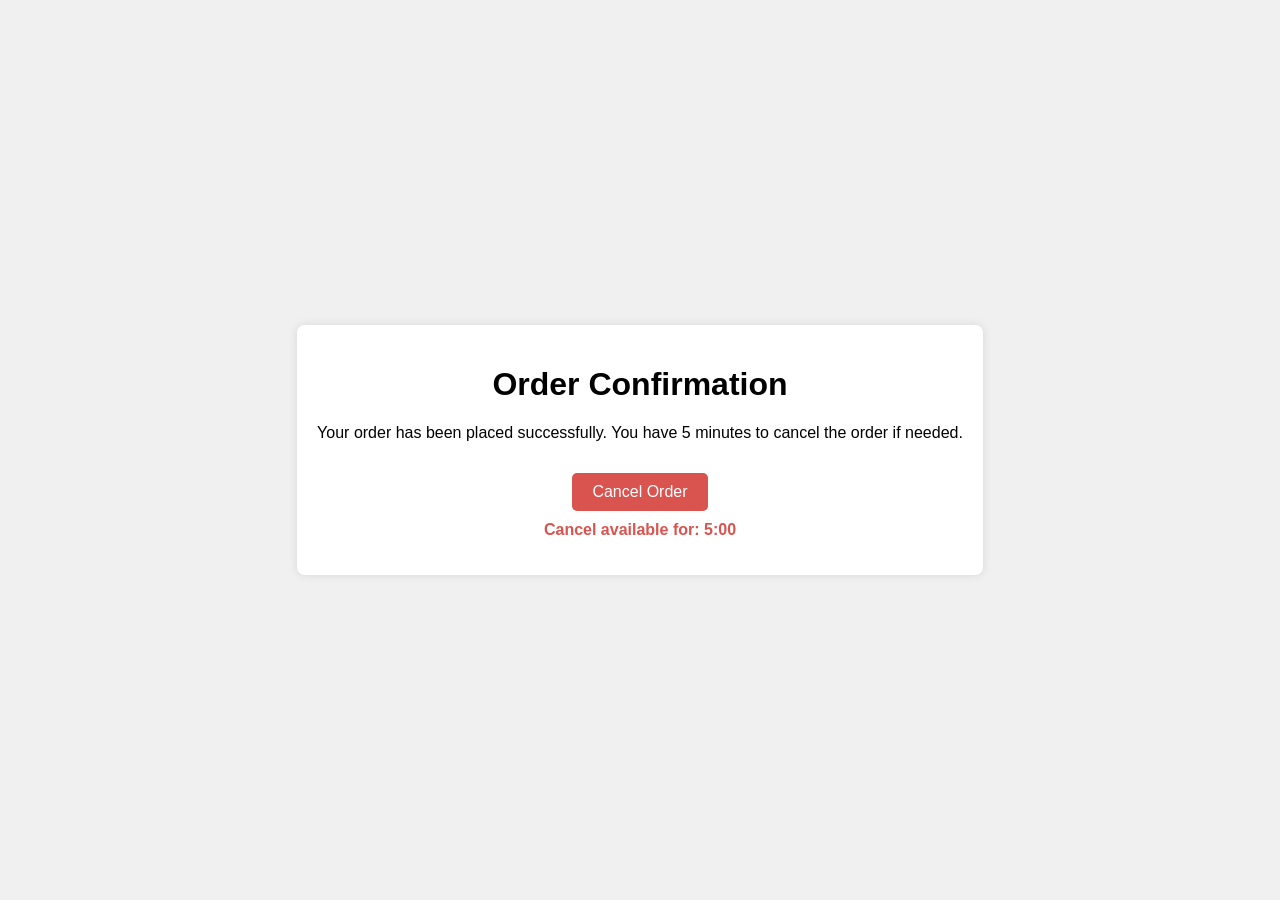
<file: Front-End/products/cancel.html>
<!DOCTYPE html>
<html lang="en">
<head>
  <meta charset="UTF-8">
  <meta http-equiv="X-UA-Compatible" content="IE=edge">
  <meta name="viewport" content="width=device-width, initial-scale=1.0">
  <link rel="stylesheet" href="CanelStyle.css">
  <title>Cancel Order</title>
</head>
<body>
  <div class="container">
    <h1>Order Confirmation</h1>
    <p>Your order has been placed successfully. You have 5 minutes to cancel the order if needed.</p>
    <div id="cancel-container">
      <button id="cancel-btn" class="cancel-btn">Cancel Order</button>
      <p id="timer"></p>
    </div>
  </div>

  <script src="JavCancel.js"></script>
</body>
</html>
</file>
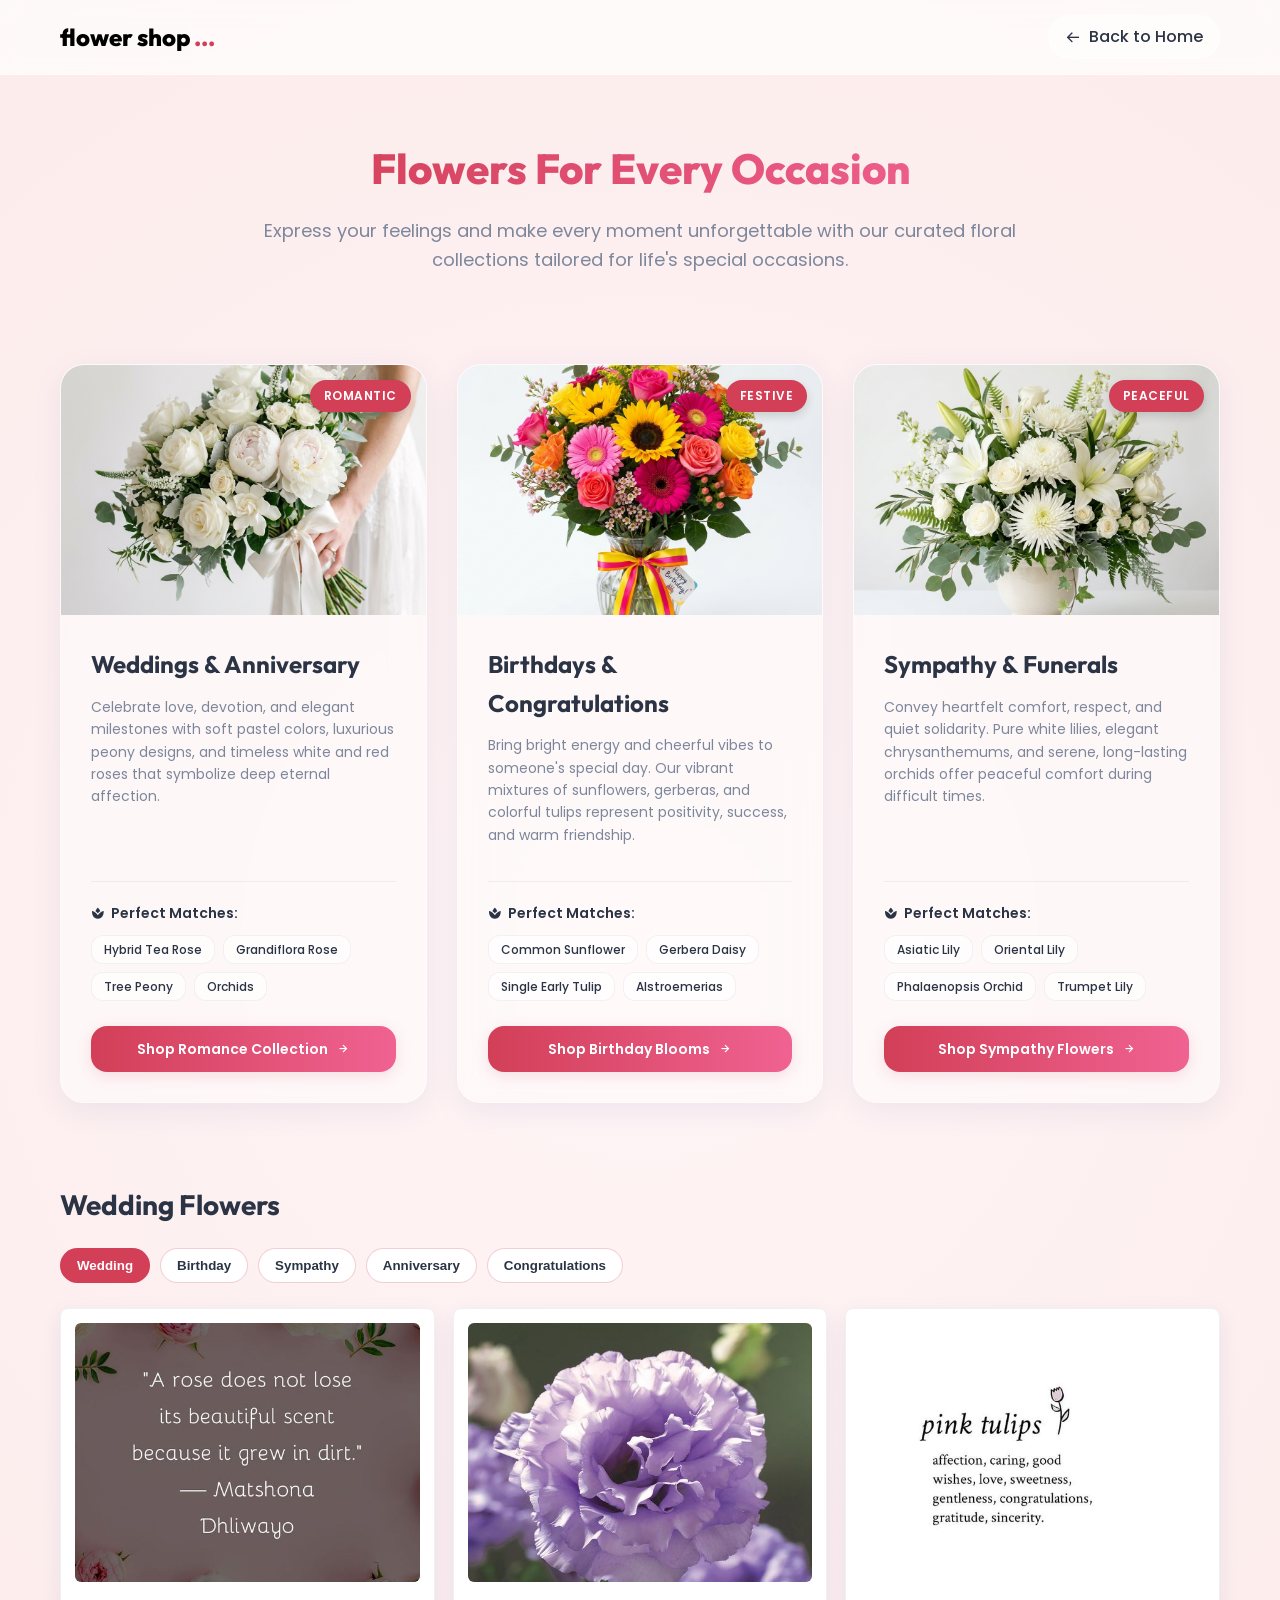
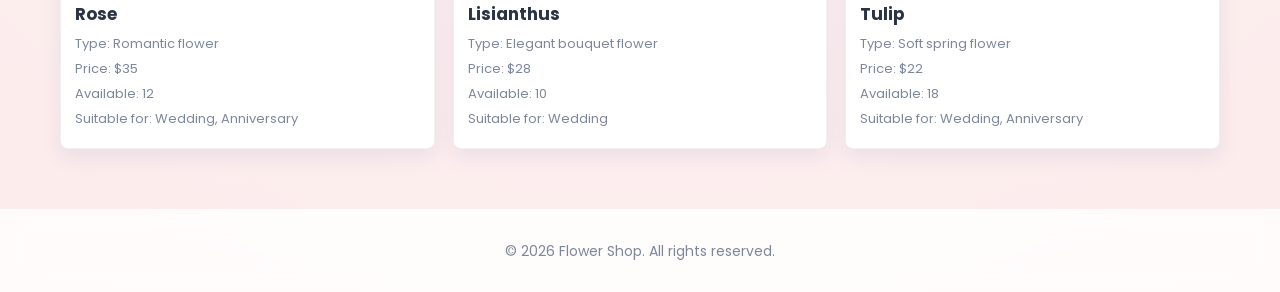
<file: Front-End/products/occasions.html>
<!DOCTYPE html>
<html lang="en">
<head>
  <meta charset="UTF-8">
  <meta name="viewport" content="width=device-width, initial-scale=1.0">
  <title>Flower Occasions - Choose the Perfect Flowers</title>
  <link rel="shortcut icon" href="favicon.ico" type="image/x-icon">
  <link rel="preconnect" href="https://fonts.googleapis.com">
  <link rel="preconnect" href="https://fonts.gstatic.com" crossorigin>
  <link href="https://fonts.googleapis.com/css2?family=Poppins:wght@300;400;500;600;700;800&family=Outfit:wght@400;600;800&display=swap" rel="stylesheet">
  <link href="https://unpkg.com/boxicons@2.1.4/css/boxicons.min.css" rel="stylesheet">
  <style>
    :root {
      --primary: #d23f57;
      --primary-rgb: 210, 63, 87;
      --bg-glass: rgba(255, 255, 255, 0.45);
      --bg-glass-hover: rgba(255, 255, 255, 0.65);
      --border-glass: rgba(255, 255, 255, 0.35);
      --text-main: #2b3445;
      --text-muted: #7d879c;
      --gradient-wedding: linear-gradient(135deg, #fff5f5 0%, #ffe3e3 100%);
      --gradient-birthday: linear-gradient(135deg, #fff9db 0%, #fff3bf 100%);
      --gradient-sympathy: linear-gradient(135deg, #f1f3f5 0%, #e9ecef 100%);
      --gradient-accent: linear-gradient(90deg, #d23f57 0%, #f06292 100%);
    }

    * {
      box-sizing: border-box;
      margin: 0;
      padding: 0;
    }

    body {
      font-family: 'Poppins', sans-serif;
      background: radial-gradient(circle at 50% 50%, #fff5f6 0%, #fcebeb 100%);
      color: var(--text-main);
      min-height: 100vh;
      overflow-x: hidden;
      line-height: 1.6;
    }

    header {
      backdrop-filter: blur(10px);
      background: rgba(255, 255, 255, 0.7);
      border-bottom: 1px solid var(--border-glass);
      position: sticky;
      top: 0;
      z-index: 100;
      transition: all 0.3s ease;
    }

    .nav-container {
      max-width: 1200px;
      margin: 0 auto;
      padding: 15px 20px;
      display: flex;
      justify-content: space-between;
      align-items: center;
    }

    .logo h1 {
      font-family: 'Outfit', sans-serif;
      font-size: 24px;
      font-weight: 800;
      color: #000;
    }

    .logo span {
      color: var(--primary);
    }

    .back-btn {
      display: flex;
      align-items: center;
      gap: 8px;
      text-decoration: none;
      color: var(--text-main);
      font-weight: 500;
      background: var(--bg-glass);
      padding: 8px 16px;
      border-radius: 30px;
      border: 1px solid var(--border-glass);
      transition: all 0.3s ease;
    }

    .back-btn:hover {
      background: var(--primary);
      color: #fff;
      transform: translateY(-2px);
      box-shadow: 0 4px 15px rgba(var(--primary-rgb), 0.2);
    }

    .hero-section {
      text-align: center;
      padding: 60px 20px 40px;
      max-width: 800px;
      margin: 0 auto;
    }

    .hero-section h2 {
      font-family: 'Outfit', sans-serif;
      font-size: 42px;
      font-weight: 800;
      margin-bottom: 15px;
      background: var(--gradient-accent);
      -webkit-background-clip: text;
      -webkit-text-fill-color: transparent;
      animation: fadeInDown 0.8s ease;
    }

    .hero-section p {
      color: var(--text-muted);
      font-size: 18px;
      margin-bottom: 30px;
      animation: fadeInUp 0.8s ease 0.2s;
      animation-fill-mode: both;
    }

    .occasions-grid {
      max-width: 1200px;
      margin: 0 auto;
      padding: 20px;
      display: grid;
      grid-template-columns: repeat(auto-fit, minmax(350px, 1fr));
      gap: 30px;
      margin-bottom: 60px;
    }

    .occasion-card {
      background: var(--bg-glass);
      backdrop-filter: blur(16px);
      -webkit-backdrop-filter: blur(16px);
      border: 1px solid var(--border-glass);
      border-radius: 24px;
      overflow: hidden;
      box-shadow: 0 8px 32px 0 rgba(31, 38, 135, 0.07);
      transition: all 0.4s cubic-bezier(0.165, 0.84, 0.44, 1);
      display: flex;
      flex-direction: column;
    }

    .occasion-card:hover {
      transform: translateY(-8px) scale(1.02);
      box-shadow: 0 12px 40px 0 rgba(31, 38, 135, 0.15);
      border-color: rgba(var(--primary-rgb), 0.3);
      background: var(--bg-glass-hover);
    }

    .card-image-wrapper {
      position: relative;
      width: 100%;
      height: 250px;
      overflow: hidden;
    }

    .card-image {
      width: 100%;
      height: 100%;
      object-fit: cover;
      transition: transform 0.6s ease;
    }

    .occasion-card:hover .card-image {
      transform: scale(1.1);
    }

    .badge {
      position: absolute;
      top: 15px;
      right: 15px;
      background: var(--primary);
      color: #fff;
      padding: 6px 14px;
      border-radius: 20px;
      font-size: 12px;
      font-weight: 600;
      letter-spacing: 0.5px;
      text-transform: uppercase;
      box-shadow: 0 4px 10px rgba(0,0,0,0.15);
    }

    .card-content {
      padding: 30px;
      display: flex;
      flex-direction: column;
      flex-grow: 1;
    }

    .occasion-title {
      font-family: 'Outfit', sans-serif;
      font-size: 24px;
      font-weight: 700;
      margin-bottom: 12px;
    }

    .occasion-desc {
      color: var(--text-muted);
      font-size: 14px;
      margin-bottom: 20px;
      flex-grow: 1;
    }

    .suitability-box {
      border-top: 1px solid rgba(0,0,0,0.05);
      padding-top: 20px;
      margin-top: 15px;
    }

    .suitability-title {
      font-weight: 600;
      font-size: 14px;
      margin-bottom: 10px;
      color: var(--text-main);
      display: flex;
      align-items: center;
      gap: 6px;
    }

    .flower-tags {
      display: flex;
      flex-wrap: wrap;
      gap: 8px;
    }

    .flower-tag {
      background: rgba(255, 255, 255, 0.6);
      border: 1px solid rgba(0,0,0,0.05);
      padding: 4px 12px;
      border-radius: 12px;
      font-size: 12px;
      font-weight: 500;
      color: var(--text-main);
      transition: all 0.3s ease;
    }

    .occasion-card:hover .flower-tag {
      background: #fff;
      border-color: rgba(var(--primary-rgb), 0.2);
    }

    .explore-btn {
      margin-top: 25px;
      background: var(--gradient-accent);
      color: #fff;
      text-align: center;
      text-decoration: none;
      padding: 12px;
      border-radius: 16px;
      font-weight: 600;
      font-size: 14px;
      display: flex;
      align-items: center;
      justify-content: center;
      gap: 8px;
      transition: all 0.3s ease;
      box-shadow: 0 4px 15px rgba(var(--primary-rgb), 0.15);
    }

    .explore-btn:hover {
      box-shadow: 0 6px 20px rgba(var(--primary-rgb), 0.3);
      transform: translateY(-2px);
    }

    .occasion-products {
      max-width: 1200px;
      margin: 0 auto 60px;
      padding: 0 20px;
    }

    .occasion-products h3 {
      font-family: 'Outfit', sans-serif;
      font-size: 28px;
      margin-bottom: 20px;
    }

    .occasion-filter {
      display: flex;
      flex-wrap: wrap;
      gap: 10px;
      margin-bottom: 25px;
    }

    .occasion-filter button {
      border: 1px solid rgba(var(--primary-rgb), 0.25);
      background: #fff;
      color: var(--text-main);
      border-radius: 999px;
      padding: 9px 16px;
      font-weight: 600;
      cursor: pointer;
    }

    .occasion-filter button.active {
      background: var(--primary);
      color: #fff;
    }

    .occasion-product-grid {
      display: grid;
      grid-template-columns: repeat(auto-fit, minmax(220px, 1fr));
      gap: 18px;
    }

    .occasion-product-card {
      background: #fff;
      border: 1px solid rgba(0,0,0,0.06);
      border-radius: 8px;
      padding: 14px;
      box-shadow: 0 8px 22px rgba(31, 38, 135, 0.08);
    }

    .occasion-product-card img {
      width: 100%;
      aspect-ratio: 4 / 3;
      object-fit: cover;
      border-radius: 6px;
      margin-bottom: 12px;
    }

    .occasion-product-card h4 {
      font-size: 17px;
      margin-bottom: 6px;
    }

    .occasion-product-card p {
      color: var(--text-muted);
      font-size: 13px;
      margin-bottom: 4px;
    }

    .empty-state {
      color: var(--text-muted);
      background: #fff;
      border-radius: 8px;
      padding: 18px;
    }

    @keyframes fadeInDown {
      from {
        opacity: 0;
        transform: translateY(-20px);
      }
      to {
        opacity: 1;
        transform: translateY(0);
      }
    }

    @keyframes fadeInUp {
      from {
        opacity: 0;
        transform: translateY(20px);
      }
      to {
        opacity: 1;
        transform: translateY(0);
      }
    }

    footer {
      background: rgba(255, 255, 255, 0.8);
      backdrop-filter: blur(10px);
      border-top: 1px solid var(--border-glass);
      text-align: center;
      padding: 30px 20px;
      margin-top: auto;
    }

    footer p {
      color: var(--text-muted);
      font-size: 14px;
    }

    @media (max-width: 768px) {
      .hero-section h2 {
        font-size: 32px;
      }
      .hero-section p {
        font-size: 16px;
      }
      .occasions-grid {
        grid-template-columns: 1fr;
      }
    }
  </style>
</head>
<body>

  <header>
    <div class="nav-container">
      <div class="logo">
        <h1>flower shop <span>...</span></h1>
      </div>
      <a href="products.html" class="back-btn">
        <i class="bx bx-arrow-back"></i> Back to Home
      </a>
    </div>
  </header>

  <main>
    <section class="hero-section">
      <h2>Flowers For Every Occasion</h2>
      <p>Express your feelings and make every moment unforgettable with our curated floral collections tailored for life's special occasions.</p>
    </section>

    <section class="occasions-grid">
      <!-- Card 1: Weddings & Romance -->
      <div class="occasion-card">
        <div class="card-image-wrapper">
          <img src="wedding.png" alt="Weddings and Romance" class="card-image">
          <span class="badge">Romantic</span>
        </div>
        <div class="card-content">
          <h3 class="occasion-title">Weddings & Anniversary</h3>
          <p class="occasion-desc">Celebrate love, devotion, and elegant milestones with soft pastel colors, luxurious peony designs, and timeless white and red roses that symbolize deep eternal affection.</p>
          
          <div class="suitability-box">
            <h4 class="suitability-title"><i class="bx bxs-spa"></i> Perfect Matches:</h4>
            <div class="flower-tags">
              <span class="flower-tag">Hybrid Tea Rose</span>
              <span class="flower-tag">Grandiflora Rose</span>
              <span class="flower-tag">Tree Peony</span>
              <span class="flower-tag">Orchids</span>
            </div>
          </div>
          <a href="#occasion-products" class="explore-btn" data-occasion-link="Wedding">
            Shop Romance Collection <i class="bx bx-right-arrow-alt"></i>
          </a>
        </div>
      </div>

      <!-- Card 2: Birthdays & Celebrations -->
      <div class="occasion-card">
        <div class="card-image-wrapper">
          <img src="birthday.png" alt="Birthdays & Celebrations" class="card-image">
          <span class="badge">Festive</span>
        </div>
        <div class="card-content">
          <h3 class="occasion-title">Birthdays & Congratulations</h3>
          <p class="occasion-desc">Bring bright energy and cheerful vibes to someone's special day. Our vibrant mixtures of sunflowers, gerberas, and colorful tulips represent positivity, success, and warm friendship.</p>
          
          <div class="suitability-box">
            <h4 class="suitability-title"><i class="bx bxs-spa"></i> Perfect Matches:</h4>
            <div class="flower-tags">
              <span class="flower-tag">Common Sunflower</span>
              <span class="flower-tag">Gerbera Daisy</span>
              <span class="flower-tag">Single Early Tulip</span>
              <span class="flower-tag">Alstroemerias</span>
            </div>
          </div>
          <a href="#occasion-products" class="explore-btn" data-occasion-link="Birthday">
            Shop Birthday Blooms <i class="bx bx-right-arrow-alt"></i>
          </a>
        </div>
      </div>

      <!-- Card 3: Sympathy & Remembrance -->
      <div class="occasion-card">
        <div class="card-image-wrapper">
          <img src="sympathy.png" alt="Sympathy & Remembrance" class="card-image">
          <span class="badge">Peaceful</span>
        </div>
        <div class="card-content">
          <h3 class="occasion-title">Sympathy & Funerals</h3>
          <p class="occasion-desc">Convey heartfelt comfort, respect, and quiet solidarity. Pure white lilies, elegant chrysanthemums, and serene, long-lasting orchids offer peaceful comfort during difficult times.</p>
          
          <div class="suitability-box">
            <h4 class="suitability-title"><i class="bx bxs-spa"></i> Perfect Matches:</h4>
            <div class="flower-tags">
              <span class="flower-tag">Asiatic Lily</span>
              <span class="flower-tag">Oriental Lily</span>
              <span class="flower-tag">Phalaenopsis Orchid</span>
              <span class="flower-tag">Trumpet Lily</span>
            </div>
          </div>
          <a href="#occasion-products" class="explore-btn" data-occasion-link="Sympathy">
            Shop Sympathy Flowers <i class="bx bx-right-arrow-alt"></i>
          </a>
        </div>
      </div>
    </section>

    <section class="occasion-products" id="occasion-products">
      <h3 id="occasionProductsTitle">Suitable Flowers</h3>
      <div class="occasion-filter">
        <button type="button" class="active" data-occasion="Wedding">Wedding</button>
        <button type="button" data-occasion="Birthday">Birthday</button>
        <button type="button" data-occasion="Sympathy">Sympathy</button>
        <button type="button" data-occasion="Anniversary">Anniversary</button>
        <button type="button" data-occasion="Congratulations">Congratulations</button>
      </div>
      <div class="occasion-product-grid" id="occasionProductGrid"></div>
    </section>
  </main>

  <footer>
    <p>&copy; 2026 Flower Shop. All rights reserved.</p>
  </footer>

  <script src="occasions.js"></script>
</body>
</html>
</file>
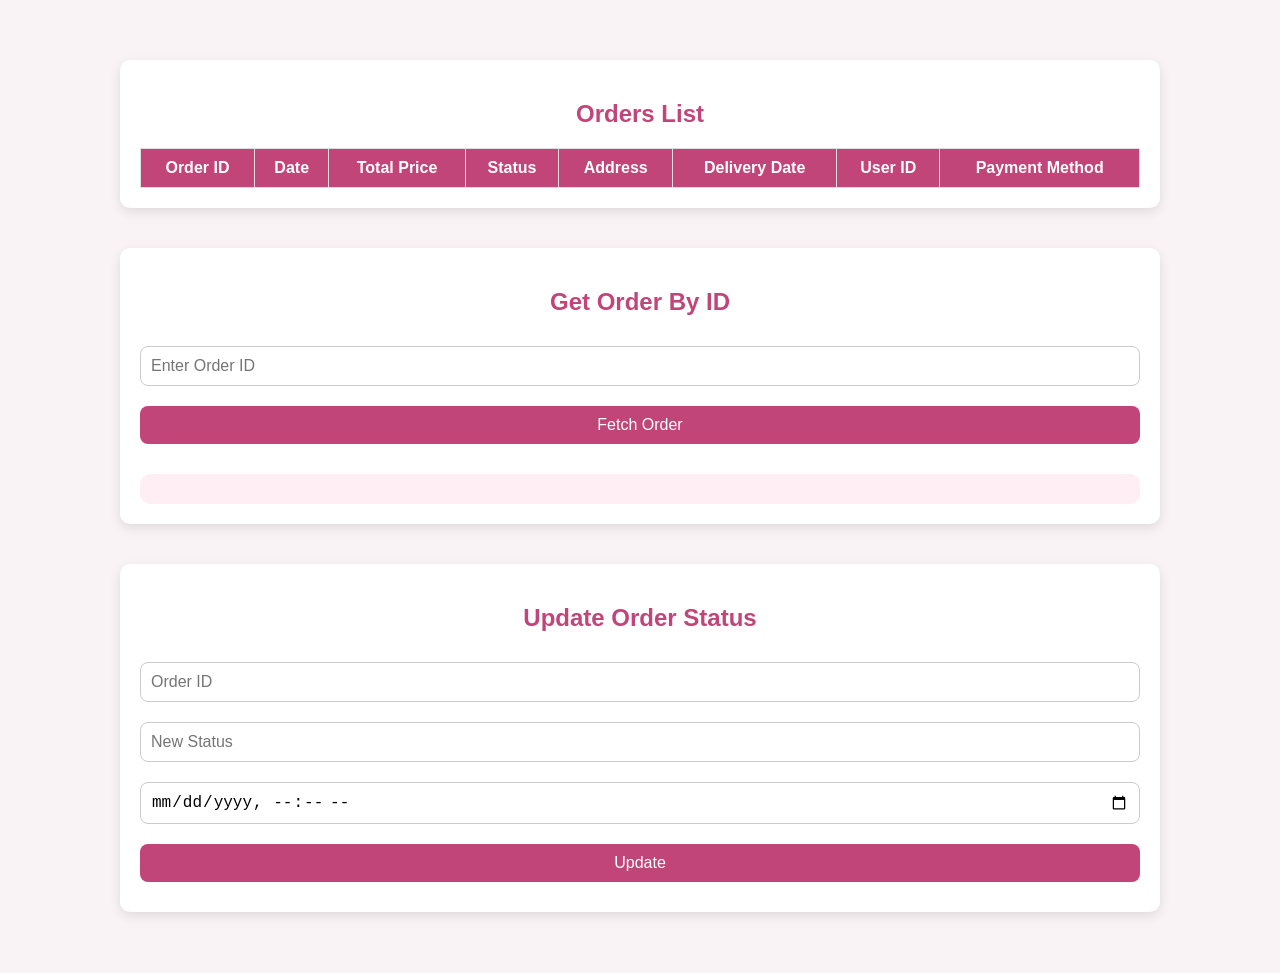
<file: Front-End/admin-site-master/admin-site-master/order.html>
<!DOCTYPE html>
<html lang="en">
<head>
    <meta charset="UTF-8">
    <title>Orders Management</title>
    <style>
        body {
            font-family: Arial, sans-serif;
            background-color: #f9f3f6;
            margin: 0;
            padding: 20px;
        }

        h1, h2 {
            text-align: center;
            color: #c14578;
        }

        section {
            margin: 40px auto;
            max-width: 1000px;
            background: white;
            padding: 20px;
            border-radius: 10px;
            box-shadow: 0 4px 12px rgba(0, 0, 0, 0.1);
        }

        table {
            width: 100%;
            border-collapse: collapse;
            margin-top: 20px;
        }

        th, td {
            border: 1px solid #ddd;
            padding: 10px;
            text-align: center;
        }

        th {
            background-color: #c14578;
            color: white;
        }

        input, button {
            padding: 10px;
            margin: 10px 0;
            width: 100%;
            box-sizing: border-box;
            border-radius: 8px;
            border: 1px solid #ccc;
            font-size: 16px;
        }

        button {
            background-color: #c14578;
            color: white;
            cursor: pointer;
            border: none;
        }

        button:hover {
            background-color: #a43864;
        }

        .response {
            background-color: #ffeef3;
            padding: 15px;
            border-radius: 10px;
            margin-top: 20px;
        }
    </style>
</head>
<body>

    <!-- Orders List -->
    <section>
        <h1>Orders List</h1>
        <table>
            <thead>
                <tr>
                    <th>Order ID</th>
                    <th>Date</th>
                    <th>Total Price</th>
                    <th>Status</th>
                    <th>Address</th>
                    <th>Delivery Date</th>
                    <th>User ID</th>
                    <th>Payment Method</th>
                </tr>
            </thead>
            <tbody id="ordersTableBody"></tbody>
        </table>
    </section>

    <!-- Get Order By ID -->
    <section>
        <h2>Get Order By ID</h2>
        <input type="number" id="orderIdInput" placeholder="Enter Order ID">
        <button onclick="getOrder()">Fetch Order</button>
        <div id="orderDetails" class="response"></div>
    </section>

    <!-- Update Order Status -->
    <section>
        <h2>Update Order Status</h2>
        <input type="number" id="updateOrderId" placeholder="Order ID">
        <input type="text" id="updateOrderStatus" placeholder="New Status">
        <input type="datetime-local" id="updateDeliveryDate">
        <button onclick="updateStatus()">Update</button>
        <div id="updateResponse" class="response" style="display: none;"></div>
    </section>

    <script>
        // Get All Orders
        document.addEventListener("DOMContentLoaded", () => {
            fetch("http://localhost:5035/api/Order/GetAllOrders")
                .then(res => res.json())
                .then(data => {
                    const tableBody = document.getElementById("ordersTableBody");
                    data.forEach(order => {
                        const row = document.createElement("tr");
                        row.innerHTML = `
                            <td>${order.ordersId}</td>
                            <td>${order.dateOfOrder ? new Date(order.dateOfOrder).toLocaleDateString() : "N/A"}</td>
                            <td>${order.totalPrice} EGP</td>
                            <td>${order.orderStatus}</td>
                            <td>${order.deliveryAddress ?? "N/A"}</td>
                            <td>${order.deliveryDate ? new Date(order.deliveryDate).toLocaleDateString() : "N/A"}</td>
                            <td>${order.userId}</td>
                            <td>N/A</td>
                        `;
                        tableBody.appendChild(row);
                    });
                })
                .catch(err => console.error("Error loading orders:", err));
        });

        // Get Order By ID
        async function getOrder() {
            const orderId = document.getElementById("orderIdInput").value;
            const response = await fetch(`http://localhost:5035/api/Order/GetOrderById/${orderId}`);

            const container = document.getElementById("orderDetails");
            container.innerHTML = "";

            if (!response.ok) {
                container.innerHTML = `<p style="color: crimson;">Order not found.</p>`;
                return;
            }

            const order = await response.json();
            container.innerHTML = `
                <strong>Order ID:</strong> ${order.ordersId}<br>
                <strong>Date:</strong> ${new Date(order.dateOfOrder).toLocaleString()}<br>
                <strong>Total Price:</strong> ${order.totalPrice} EGP<br>
                <strong>Status:</strong> ${order.orderStatus}<br>
                <strong>Delivery Address:</strong> ${order.deliveryAddress}<br>
                <strong>Delivery Date:</strong> ${order.deliveryDate ?? 'Not Set'}<br>
                <strong>User ID:</strong> ${order.userId}<br>
            `;
        }

        // Update Order Status
        async function updateStatus() {
            const id = document.getElementById("updateOrderId").value;
            const status = document.getElementById("updateOrderStatus").value;
            const deliveryDate = document.getElementById("updateDeliveryDate").value;

            const payload = {
                OrderStatus: status,
                DeliveryDate: deliveryDate || null
            };

            const response = await fetch(`http://localhost:5035/api/Order/UpdateOrderStatus/${id}`, {
                method: "PUT",
                headers: {
                    "Content-Type": "application/json"
                },
                body: JSON.stringify(payload)
            });

            const result = await response.json();

            const resBox = document.getElementById("updateResponse");
            resBox.style.display = "block";
            resBox.innerHTML = `<strong>Message:</strong> ${result.message}`;
        }
    </script>
</body>
</html>
</file>
<file: Front-End/products/CanelStyle.css>
body {
    font-family: Arial, sans-serif;
    background-color: #f0f0f0;
    display: flex;
    justify-content: center;
    align-items: center;
    height: 100vh;
    margin: 0;
  }
  
  .container {
    background-color: #fff;
    padding: 20px;
    border-radius: 8px;
    box-shadow: 0px 0px 10px rgba(0, 0, 0, 0.1);
    text-align: center;
  }
  
  .cancel-btn {
    background-color: #d9534f;
    color: #fff;
    border: none;
    padding: 10px 20px;
    font-size: 16px;
    cursor: pointer;
    border-radius: 5px;
    margin-top: 15px;
  }
  
  .cancel-btn:disabled {
    background-color: #ccc;
    cursor: not-allowed;
  }
  
  #timer {
    margin-top: 10px;
    font-weight: bold;
    color: #d9534f;
  }
</file>
